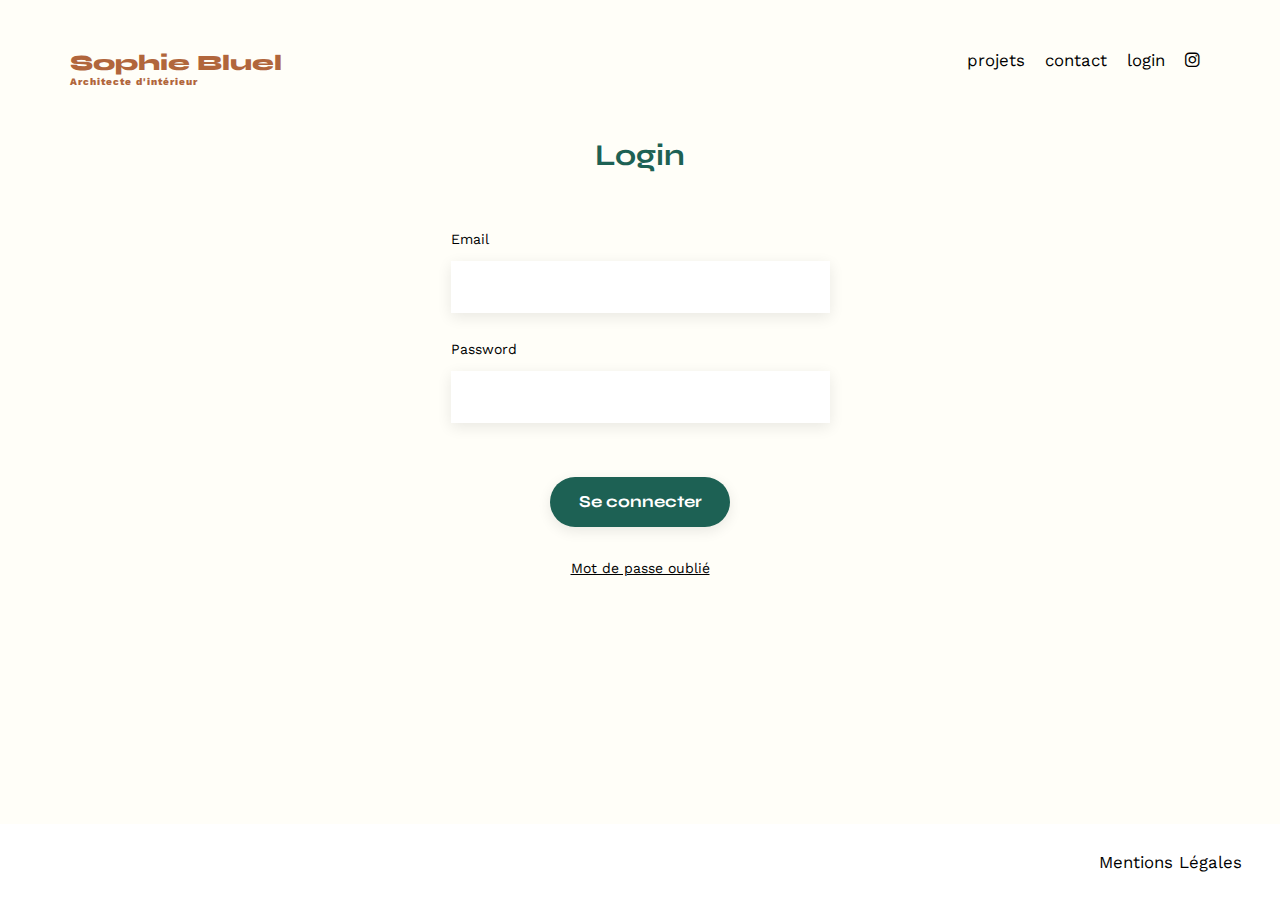
<file: FrontEnd/login.html>
<!DOCTYPE html>
<html lang="fr">
<head>
    <meta charset="UTF-8">
    <title>Login - Sophie Bluel</title>
    <meta name="viewport" content="width=device-width, initial-scale=1.0">
    <link rel="preconnect" href="https://fonts.googleapis.com">
    <link rel="preconnect" href="https://fonts.gstatic.com" crossorigin>
    <link href="https://fonts.googleapis.com/css2?family=Syne:wght@700;800&family=Work+Sans&display=swap" rel="stylesheet">
    <link rel="stylesheet" href="https://cdnjs.cloudflare.com/ajax/libs/font-awesome/6.0.0-beta3/css/all.min.css">
    <link rel="stylesheet" href="./assets/style.css">
</head>
<body>
<header>
    <h1>Sophie Bluel <span>Architecte d'intérieur</span></h1>
    <nav>
        <ul>
            <li><a href="index.html">projets</a></li>
            <li><a href="index.html#contact">contact</a></li>
            <li><a href="login.html">login</a></li>
            <li><i class="fa-brands fa-instagram"></i></li>
        </ul>
    </nav>
</header>
<main>
    <section id="login" class="form-section">
        <h2>Login</h2>
        <form action="#" method="post">
            <label for="email">Email</label>
            <input type="email" name="email" id="email" required>
            <label for="password">Password</label>
            <input type="password" name="password" id="password" required>
            <span class="error-message login-error"></span>
            <input type="submit" value="Se connecter">
        </form>
        <p><a href="#">Mot de passe oublié</a></p>
    </section>
</main>
<footer>
    <nav>
        <ul>
            <li>Mentions Légales</li>
        </ul>
    </nav>
</footer>
<script src="./login.js" type="module"></script>
</body>
</html>
</file>
<file: FrontEnd/assets/style.css>
/* http://meyerweb.com/eric/tools/css/reset/
   v2.0 | 20110126
   License: none (public domain)
*/

html, body, div, span, applet, object, iframe,
h1, h2, h3, h4, h5, h6, p, blockquote, pre,
a, abbr, acronym, address, big, cite, code,
del, dfn, em, img, ins, kbd, q, s, samp,
small, strike, strong, sub, sup, tt, var,
b, u, i, center,
dl, dt, dd, ol, ul, li,
fieldset, form, label, legend,
table, caption, tbody, tfoot, thead, tr, th, td,
article, aside, canvas, details, embed,
figure, figcaption, footer, header, hgroup,
menu, nav, output, ruby, section, summary,
time, mark, audio, video {
	margin: 0;
	padding: 0;
	border: 0;
	font-size: 100%;
	font: inherit;
	vertical-align: baseline;
}
/* HTML5 display-role reset for older browsers */
article, aside, details, figcaption, figure,
footer, header, hgroup, menu, nav, section {
	display: block;
}

main {
    flex: 1;
}

body {
	background-color: #FFFEF8;
	display: flex;
    flex-direction: column;
    min-height: 100vh;
}
ol, ul {
	list-style: none;
}
blockquote, q {
	quotes: none;
}
blockquote:before, blockquote:after,
q:before, q:after {
	content: '';
	content: none;
}
table {
	border-collapse: collapse;
	border-spacing: 0;
}
/** end reset css**/
body {
	max-width: 1140px;
	margin:auto;
	font-family: 'Work Sans' ;
	font-size: 14px;
}
header {
	display: flex;
	justify-content: space-between;
	margin: 50px 0
}
section {
	margin: 90px 0
}

h1{
	display: flex;
	flex-direction: column;
	font-family: 'Syne';
	font-size: 22px;
	font-weight: 800;
	color: #B1663C
}

h1 > span {
	font-family: 'Work Sans';
	font-size:10px;
	letter-spacing: 0.1em;
;
}

h2{
	font-family: 'Syne';
	font-weight: 700;
	font-size: 30px;
	color: #1D6154
}
nav ul {
	display: flex;
	align-items: center;
	list-style-type: none;

}

nav ul a {
	text-decoration: none;
	color: inherit;
}
nav li {
	padding: 0 10px;
	font-size: 1.2em;
}

li:hover {
	color: #B1663C;
}
#introduction {
	display: flex;
	align-items: center;
}
#introduction figure {
	flex: 1
}
#introduction img {
	display: block;
	margin: auto;
	width: 80%;
}

#introduction article {
	flex: 1
}
#introduction h2 {
	margin-bottom: 1em;
}

#introduction p {
	margin-bottom: 0.5em;
}
#portfolio h2 {
	text-align: center;
}

.gallery {
	width: 100%;
	display: grid;
	grid-template-columns: 1fr 1fr 1fr;
	grid-column-gap: 20px;
	grid-row-gap: 20px;
}

.gallery img {
	width: 100%;

}
.form-section {
	width: 379px;
	margin: auto;
}
.form-section > * {
	text-align: center;

}
.form-section h2{
	margin-bottom: 20px;
}
.form-section form {
	text-align: left;
	margin-top:30px;
	display: flex;
	flex-direction: column;
}

.form-section input {
	height: 50px;
	font-size: 1.2em;
	border: none;
	box-shadow: 0px 4px 14px rgba(0, 0, 0, 0.09);
}
.form-section label {
	margin: 2em 0 1em 0;
}
.form-section textarea {
	border: none;
	box-shadow: 0px 4px 14px rgba(0, 0, 0, 0.09);
}

input[type="submit"], .add-work-button, .submit-button{
	font-family: 'Syne';
	font-weight: 700;
	color: white;
	background-color: #1D6154;
	margin : 2em auto ;
	width: 180px;
	text-align: center;
	border-radius: 60px ;
}

footer nav ul {
	display: flex;
	justify-content: flex-end;
	margin: 2em
}

footer {
	background-color: #ffffff;
	width: 100vw;
    margin-left: calc(-50vw + 50%); 
}

.category-buttons {
    display: flex;
    justify-content: center;
	gap: 10px;
    margin-bottom: 3em;
	
}

.category-buttons button {
    font-family: 'Syne';
    font-weight: 700;
    color: #1D6154;
    background-color: white;
    border: none;
    padding: 10px 20px;
    border-radius: 60px;
    cursor: pointer;
	border-color: #1D6154;
	border-style: solid;
	border-width: 1px;
}

.category-buttons button:hover {
    background-color: #1D6154;
    color: white;
}

.category-buttons button.selected {
    background-color: #1D6154;
    color: white;
}

.popup {
	position: absolute;
	/* top: 140px; */
	top: 45%;
	left: 50%;
	transform: translate(-50%, -50%);

	border-radius: 30px;
	border: red 2px solid;
	padding: 20px;
	font-size: 32px;
	background-color: white;
	color: red;

	transition: opacity 2s ease-in-out;
}

.fade-out {
	opacity: 0;
}

.modal-container {
    display: flex;
    justify-content: center;
    align-items: center;
    position: fixed;
    top: 0;
    left: 0;
    width: 100%;
    height: 100%;
    background-color: rgba(0, 0, 0, 0.5);
    z-index: 1000;
}

.modal {
	display: flex;
	justify-content: center;
    align-items: center;
	height: 688px;
	width: 630px;
	background-color: white;
    border-radius: 10px;
	position: relative;
}

.modal-content {
	width: 100%;
    height: 100%;
	margin: 30px;
	display: flex;
    justify-content: space-evenly;
	flex-direction: column;
	align-items: center;
}

.close-button {
    position: absolute;
    top: 20px;
    right: 20px;
    font-size: 15px;
    cursor: pointer;
}

.modal-gallery {
	display: grid;
	grid-template-columns: repeat(5, 1fr);
	gap: 20px 10px;
	max-height: 400px;
	overflow-y: auto;
	margin-bottom: 20px;
	margin-top: 30px;
  }

  .modal-gallery img {
	object-fit: cover;
  }

  .modal-gallery figure {
	display: flex;
	justify-content: center;
	position: relative;
	height: 102px;
	width: 76px;
	margin: 0 auto;
  }

  #gallery-modal-template .modal-content {
	display: flex;
	flex-direction: column;
	align-items: center;
  }

  .delete-button {
	position: absolute;
	top: 5px;
	right: 5px;
	background-color: black;
	color: white;
	border: none;
	border-radius: 2px;
	width: 17px;
	height: 17px;
	display: flex;
	align-items: center;
	justify-content: center;
	cursor: pointer;
	font-size: 10px;
  }

.edit-mode {
    display: none;
    justify-content: center;
    align-items: center;
    height: 59px;
    width: 100vw;
    margin-left: calc(-50vw + 50%);
    background-color: black;
    color: white;
    position: relative;
	gap: 10px;
  }

  .edit-button {
	display: none;
	background: none;
	border: none;
	font-size: 14px;
	cursor: pointer;
  }
  
  .portfolio-header {
	display: flex;
	justify-content: center;
	align-items: center;
	width: 100%;
	gap: 10px;
	margin-bottom: 3em;
  }

.spacer, .edit-button {
	width: 80px;
}

.spacer {
	visibility: hidden;
}

.back-button {
    position: absolute;
    top: 20px;
    left: 20px;
    font-size: 15px;
    cursor: pointer;
}

/* #add-work-form {
    display: flex;
    flex-direction: column;
    width: 80%;
} */

.upload-container {
    display: flex;
    flex-direction: column;
    align-items: center;
    justify-content: center;
    height: 169px;
    background-color: #E8F1F6;
    border-radius: 3px;
    margin-bottom: 20px;
    position: relative;
}

.upload-label {
    display: flex;
    flex-direction: column;
    align-items: center;
    cursor: pointer;
}

.upload-label i {
    font-size: 46px;
    color: #B9C5CC;
    margin-bottom: 10px;
}

.upload-label span {
    background-color: #CBD6DC;
    color: #306685;
    padding: 10px 30px;
    border-radius: 50px;
    margin-bottom: 10px;
}

.upload-label p {
    color: #444444;
    font-size: 10px;
}


#image-upload {
    display: none;
}

#preview-image {
    max-height: 169px;
    max-width: 100%;
    object-fit: contain;
}

.error-message {
    color: #d65353;
    font-size: 12px;
    margin-top: 5px;
    display: block;
    min-height: 15px;
}

.modal .form-section {
	display: flex;
    flex-direction: column;
    width: 420px;
    margin: 0;
}

.modal .form-section label {
	text-align: left;
}

.submit-button.disabled {
    background-color: #A7A7A7;
    cursor: not-allowed;
}

.modal h3 {
	margin-bottom: 20px;
	font-size: 26px;
}

.modal .form-section select {
	height: 50px;
	font-size: 1.2em;
	text-align: left;
	
}

select:focus {
	outline: none;
  }

  .modal-content hr {
	width: 100%;
	height: 1px;
	background-color: #B3B3B3;
	border: none;
	margin: 10px 0;
  }
  

  .add-work-button, .submit-button {
	font-family: 'Syne';
	font-weight: 700;
	color: white;
	background-color: #1D6154;
	margin: 2em auto;
	width: 180px;
	text-align: center;
	border-radius: 60px;
	padding: 5px 0;
	border: none;
	cursor: pointer;
  }

  input, select, textarea {
	box-shadow: 0px 4px 14px rgba(0, 0, 0, 0.09);
	border: none;
  }

  .form-section a {
	text-decoration: underline;
	color: #000000;
  }
</file>
